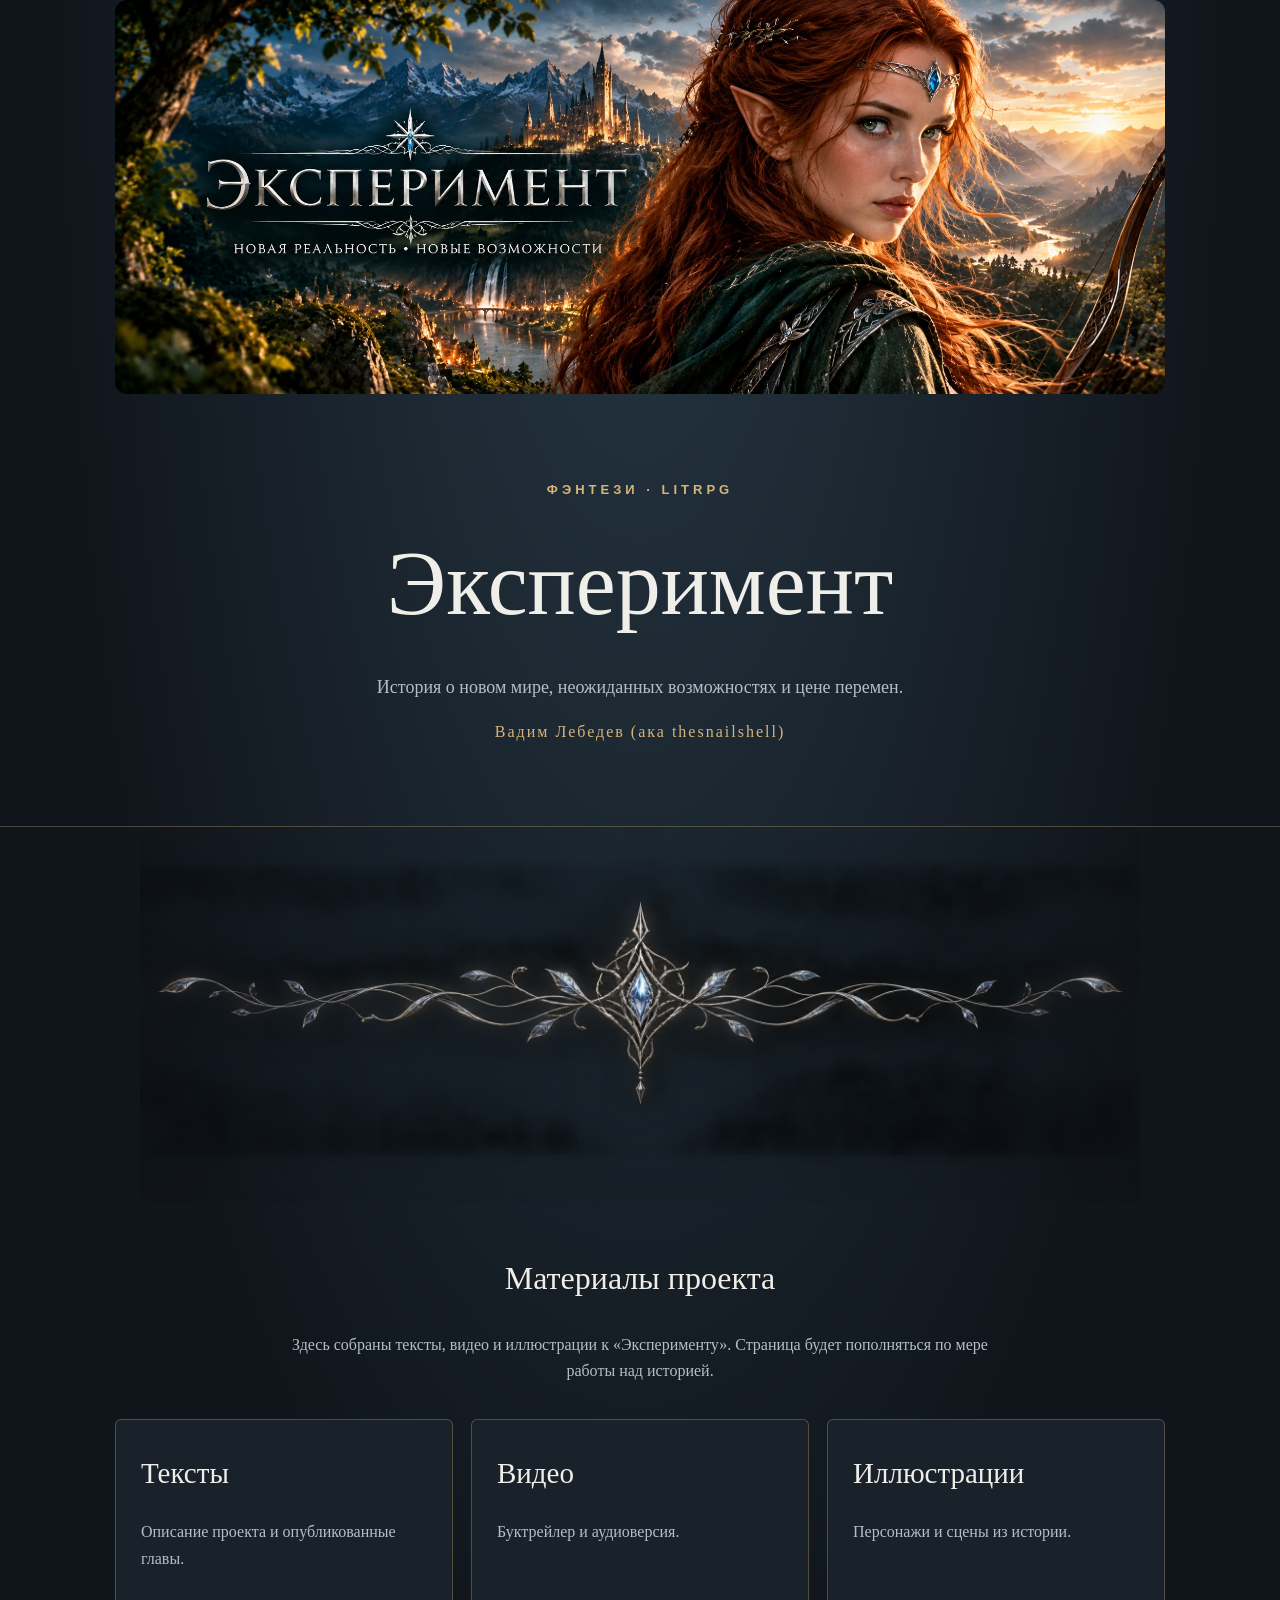
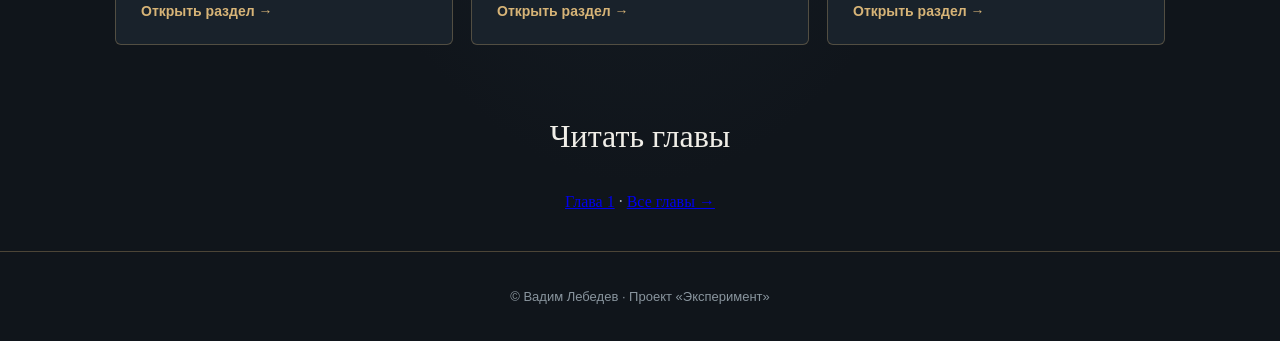
<file: index.html>
<head>
  <script data-goatcounter="https://thesnailshell.goatcounter.com/count"
        async src="//gc.zgo.at/count.js"></script>
  <meta charset="utf-8">
  <meta name="viewport" content="width=device-width, initial-scale=1">
  <title>Эксперимент — Вадим Лебедев</title>
  <link rel="stylesheet" href="style.css">
</head>
<body>
  <div class="container">
    <section class="cover">
      <img
        src="images/cover.jpg"
        alt="Обложка романа «Эксперимент» Вадима Лебедева"
        style="display:block; width:100%; height:auto; border-radius:12px;"
      >
    </section>
  </div>
  <header class="hero">
    <p class="eyebrow">Фэнтези · LitRPG</p>
    <h1>Эксперимент</h1>
    <p class="subtitle">
      История о новом мире, неожиданных возможностях и цене перемен.
    </p>
    <p class="byline">Вадим Лебедев (ака thesnailshell) </p>
  </header>

 <div class="container">
  <section class="cover">
    <img
      src="images/ornament.png"
      alt="Эльфийский орнамент"
      style="display:block; width:100%; max-width:1000px; height:auto; margin:0 auto;"
    >
  </section>
</div>
  
  <main class="container">
    
    <section class="intro">
      <h2>Материалы проекта</h2>
      <p>
        Здесь собраны тексты, видео и иллюстрации к «Эксперименту».
        Страница будет пополняться по мере работы над историей.
      </p>
    </section>

    <nav class="section-grid" aria-label="Разделы сайта">
      <a class="section-card" href="texts.html">
        <h2>Тексты</h2>
        <p>Описание проекта и опубликованные главы.</p>
        <span>Открыть раздел →</span>
      </a>

      <a class="section-card" href="videos.html">
        <h2>Видео</h2>
        <p>Буктрейлер и аудиоверсия.</p>
        <span>Открыть раздел →</span>
      </a>

      <a class="section-card" href="images.html">
        <h2>Иллюстрации</h2>
        <p>Персонажи и сцены из истории.</p>
        <span>Открыть раздел →</span>
      </a>
    </nav>
    <section class="intro">
      <h2>Читать главы</h2>
      <p>
        <a href="chapter-01.html">Глава 1</a>
        ·
        <a href="chapters.html">Все главы →</a>
      </p>
    </section>
  
  </main>
  
  
  <footer class="footer">
    <p>© Вадим Лебедев · Проект «Эксперимент»</p>
  </footer>
</body>
</html>
</file>
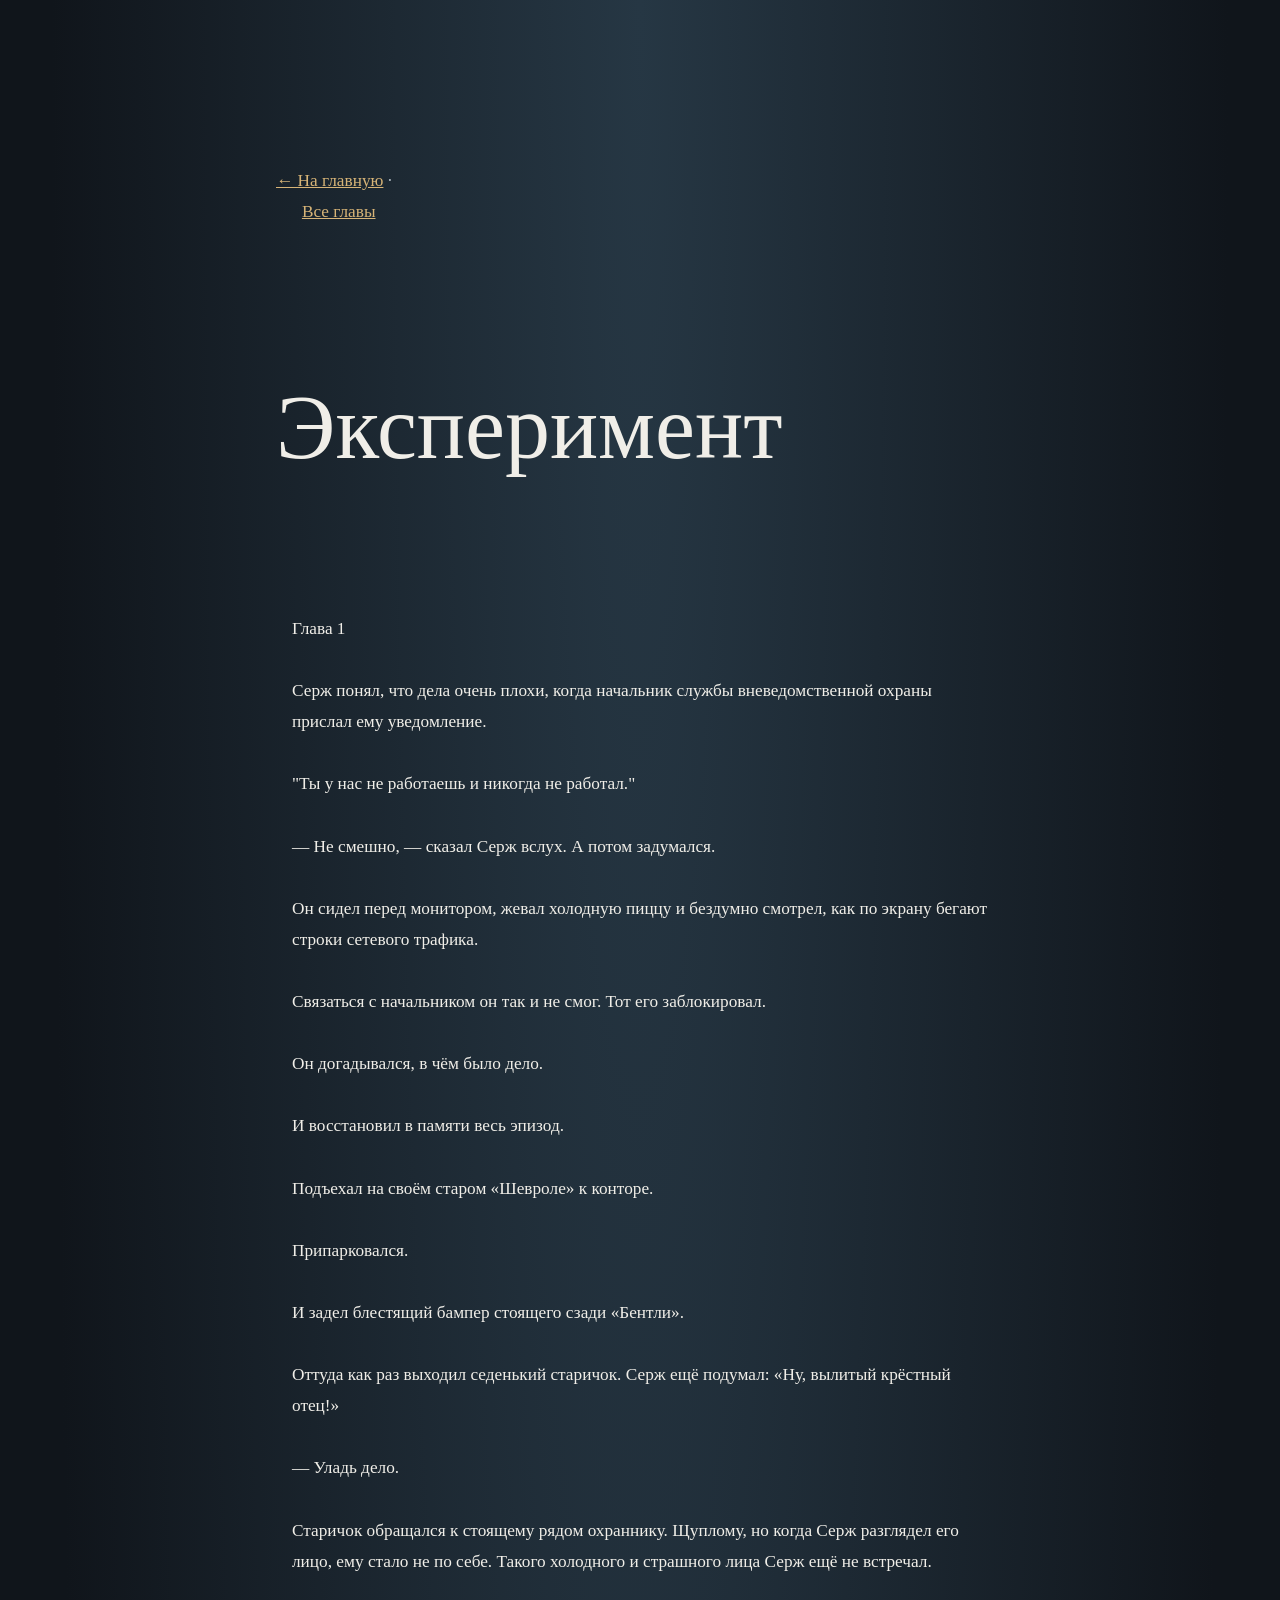
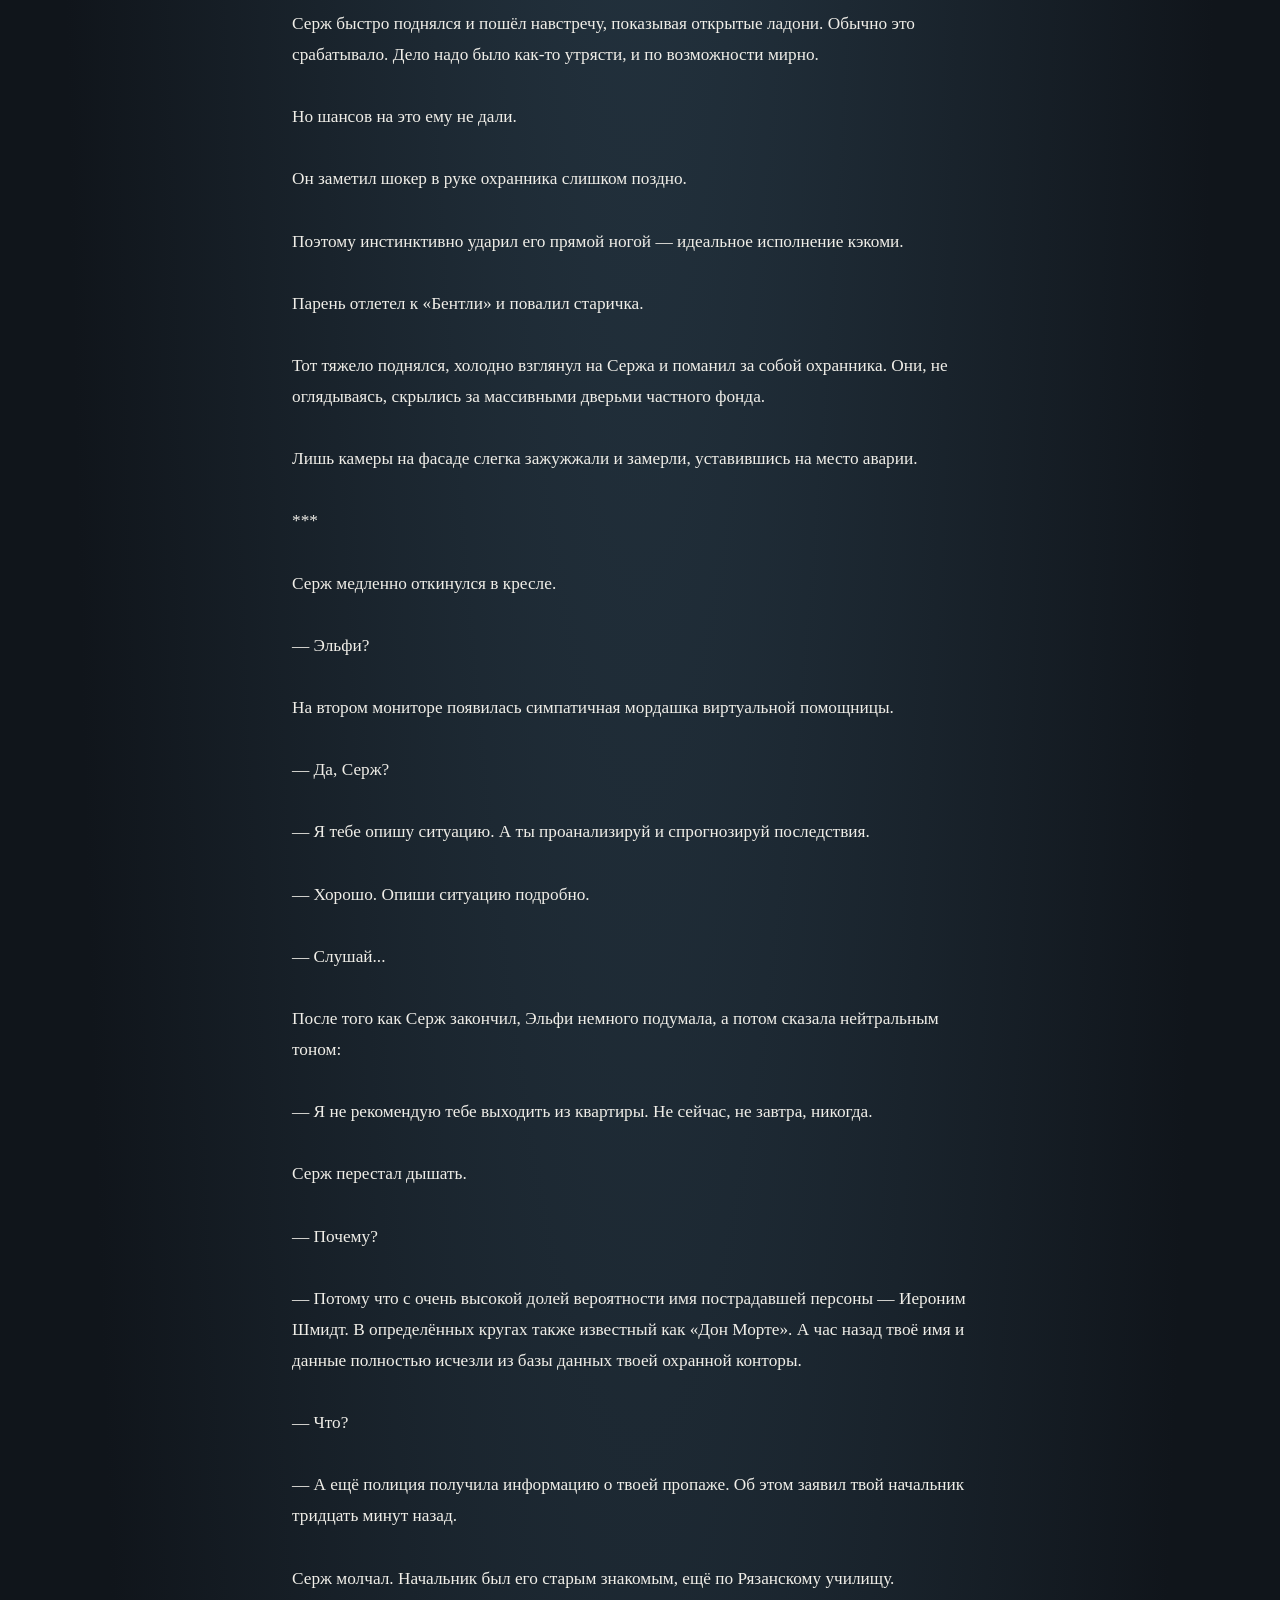
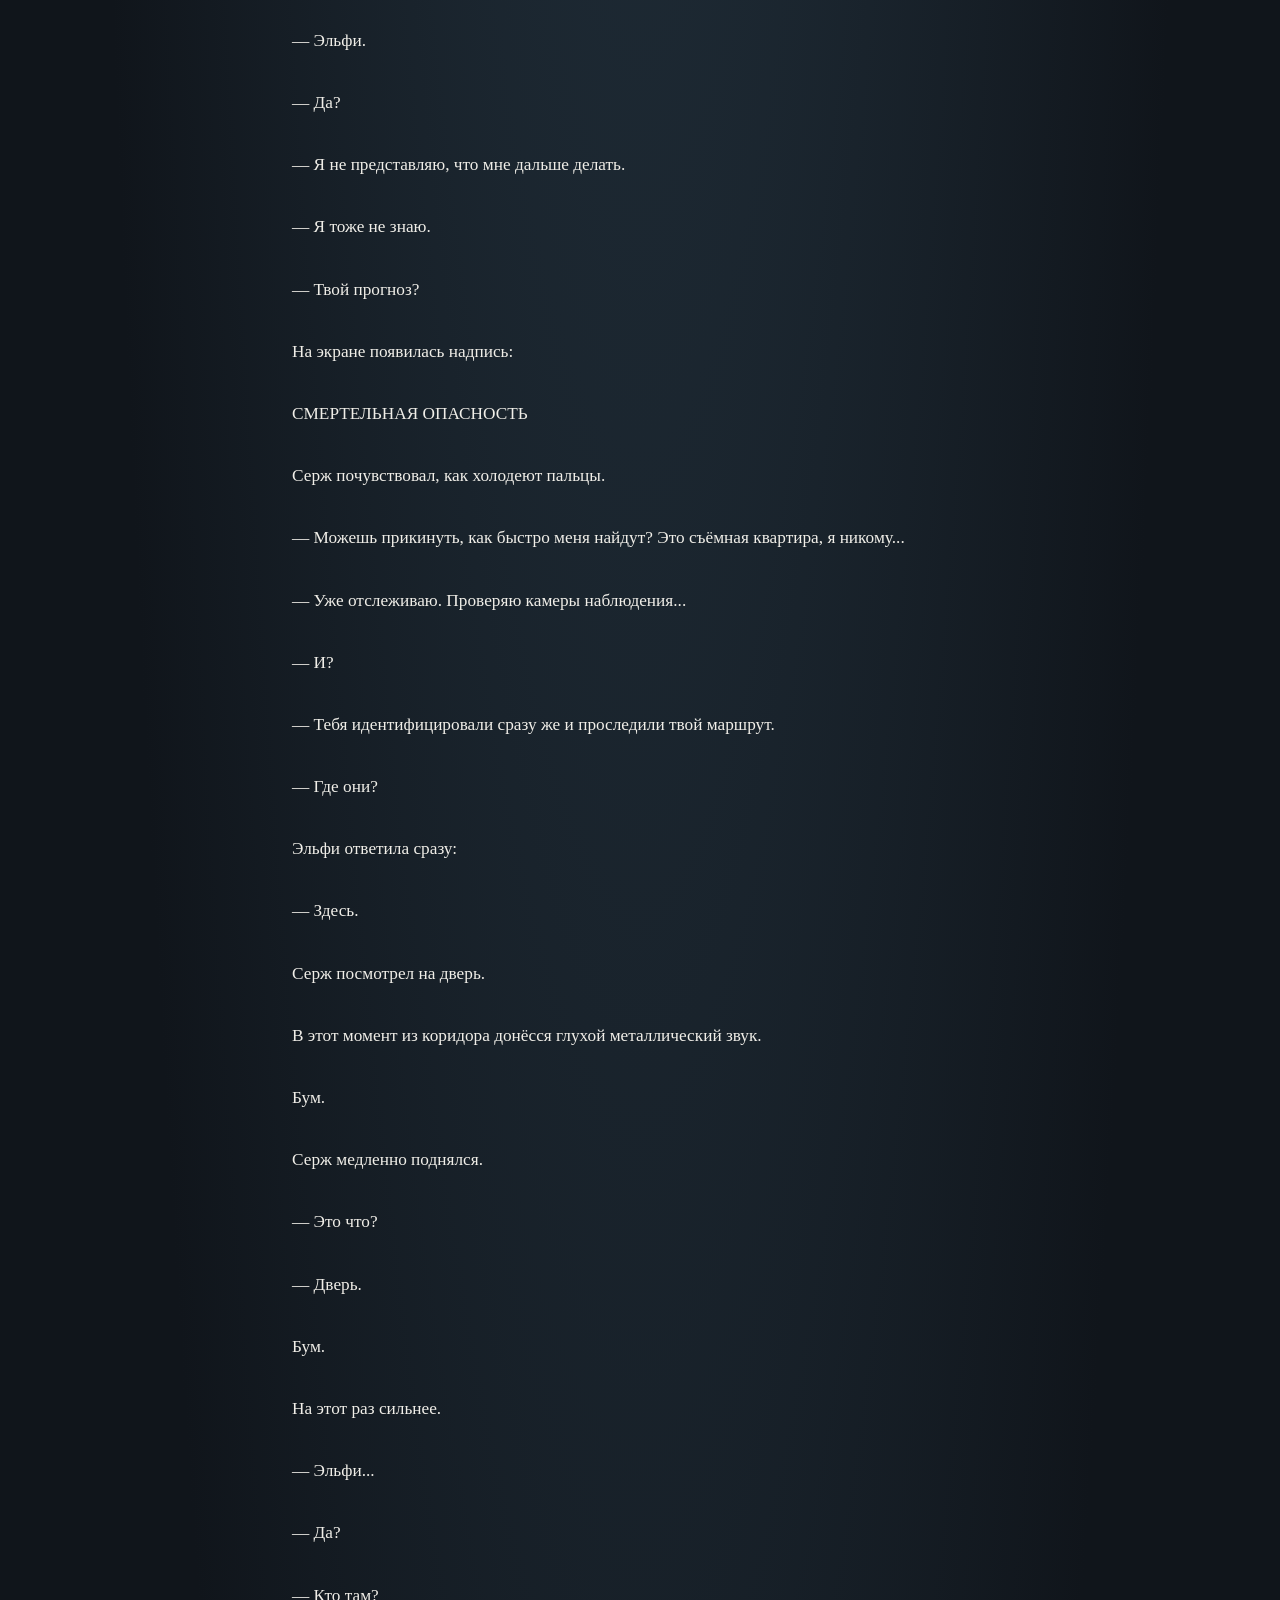
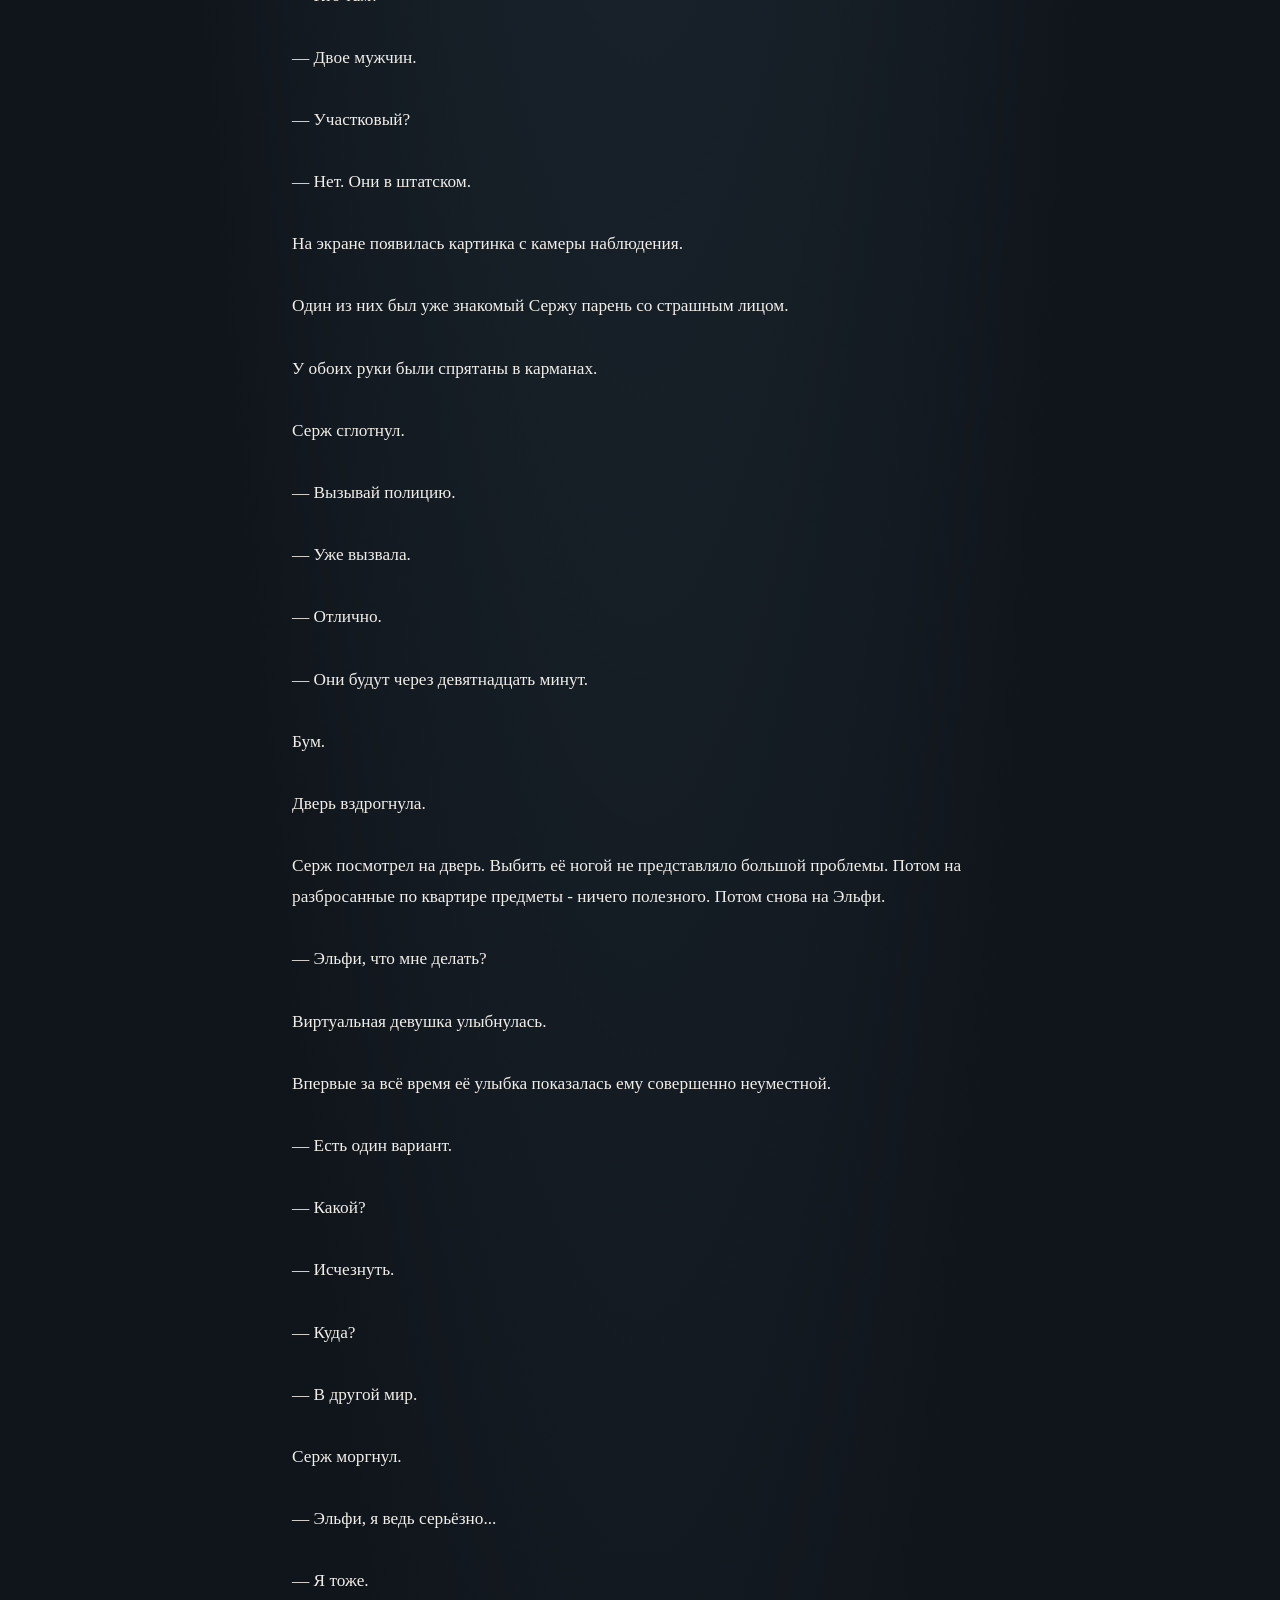
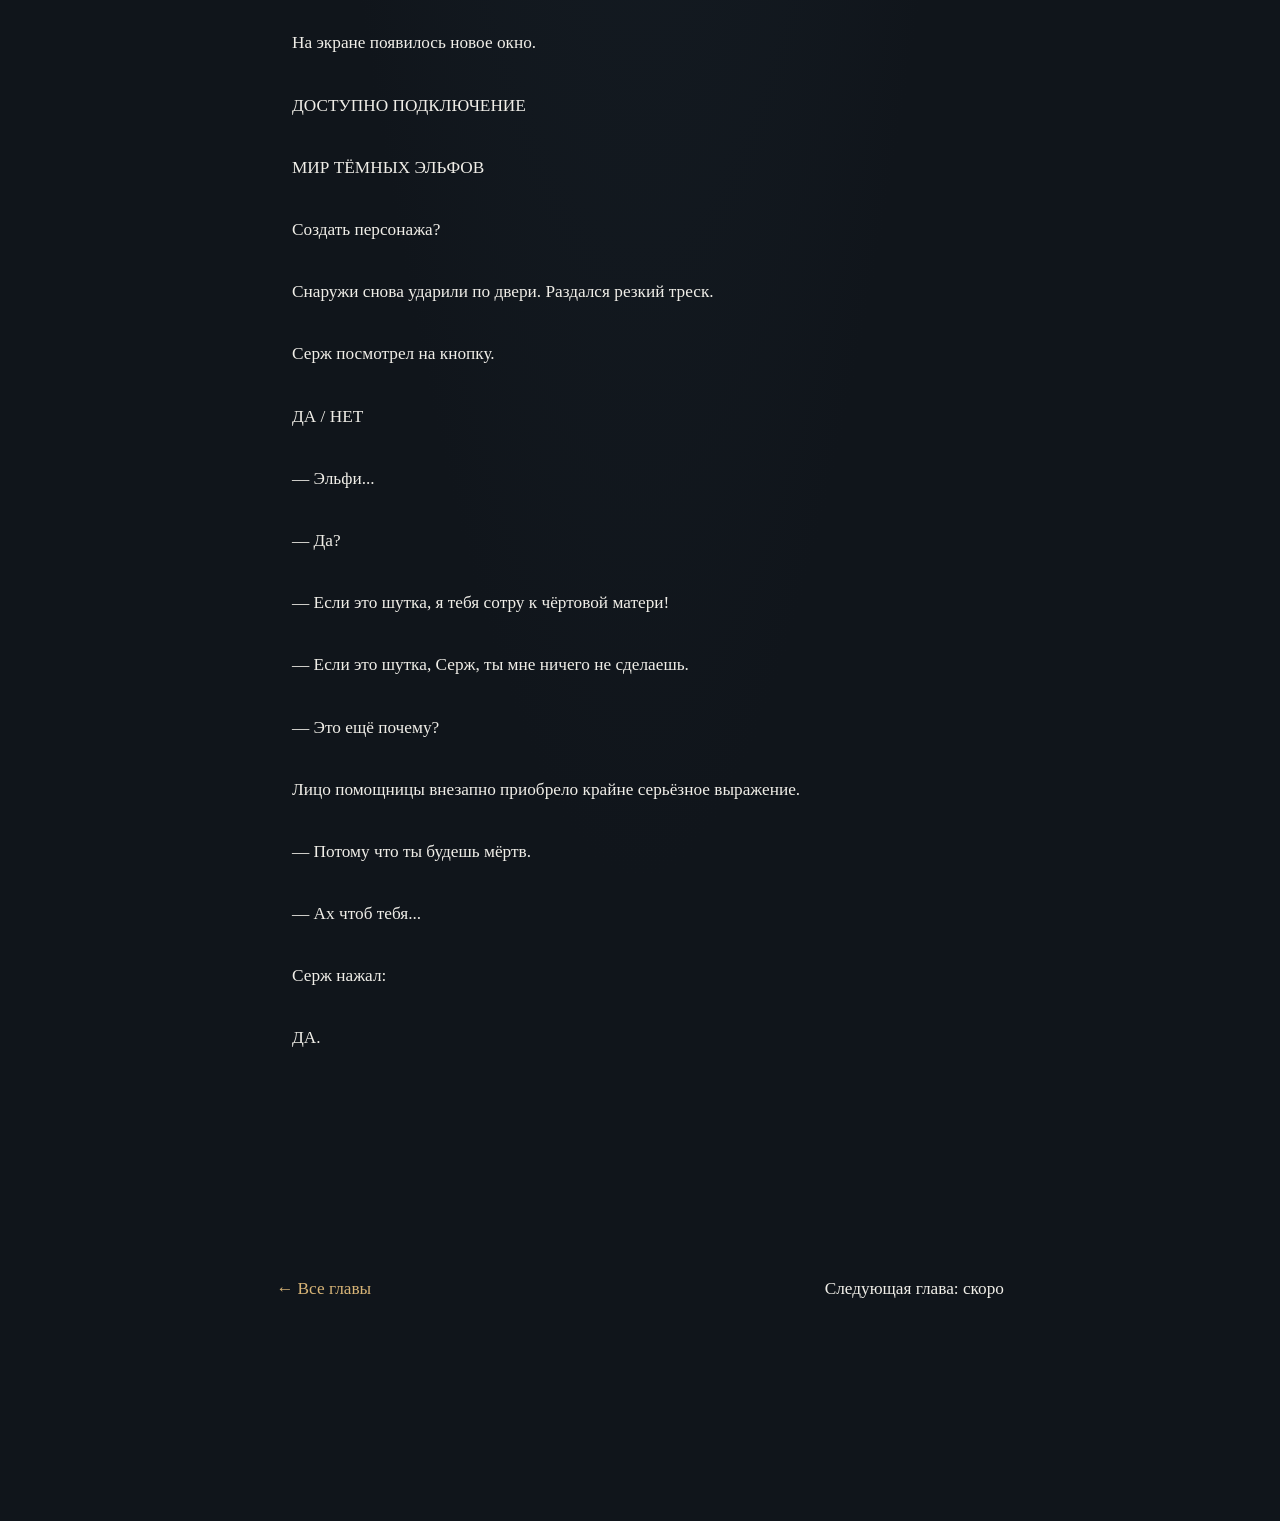
<file: chapter-01.html>
<!DOCTYPE html>
<html lang="ru">
<head>
<script data-goatcounter="https://thesnailshell.goatcounter.com/count"
        async src="//gc.zgo.at/count.js"></script>
  <meta charset="UTF-8">
  <meta name="viewport" content="width=device-width, initial-scale=1.0">
  <meta name="description" content="Эксперимент. Глава 1. Фэнтези и LitRPG.">
  <title>Глава 1 — Эксперимент</title>
  <link rel="stylesheet" href="style.css">
  <style>
    .chapter-text {
      max-width: 760px;
      margin: 2rem auto;
      padding: 0 1rem;
      font-size: 1.08rem;
      line-height: 1.8;
      white-space: pre-wrap;
    }
    .chapter-text p {
      margin: 0 0 1rem;
    }
    .chapter-text .scene-break {
      text-align: center;
      margin: 1.8rem 0;
    }
    .chapter-nav {
      display: flex;
      justify-content: space-between;
      flex-wrap: wrap;
      gap: 1rem;
      margin: 2rem 0;
    }
    .chapter-nav a {
      text-decoration: none;
    }
    @media (max-width: 600px) {
      .chapter-text {
        font-size: 1rem;
        line-height: 1.75;
        padding: 0 1.1rem;
      }
    }
  </style>
</head>
<body>

  <main class="container page-main">
    <div class="chapter-text">

      <p><a href="index.html">← На главную</a> ·
      <a href="chapters.html">Все главы</a></p>

      <h1>Эксперимент</h1>
      <div id="chapter-text" class="chapter-text">Загрузка главы...</div>

<script>
fetch('chapter-01.txt')
  .then(response => {
    if (!response.ok) {
      throw new Error('Не удалось загрузить текст главы');
    }
    return response.text();
  })
  .then(text => {
    document.getElementById('chapter-text').textContent = text;
  })
  .catch(() => {
    document.getElementById('chapter-text').textContent =
      'Не удалось загрузить текст. Проверьте файл chapter-01.txt.';
  });
</script>

      <nav class="chapter-nav">
        <a href="chapters.html">← Все главы</a>
        <span>Следующая глава: скоро</span>
      </nav>

    </div>
  </main>

</body>
</html>
</file>
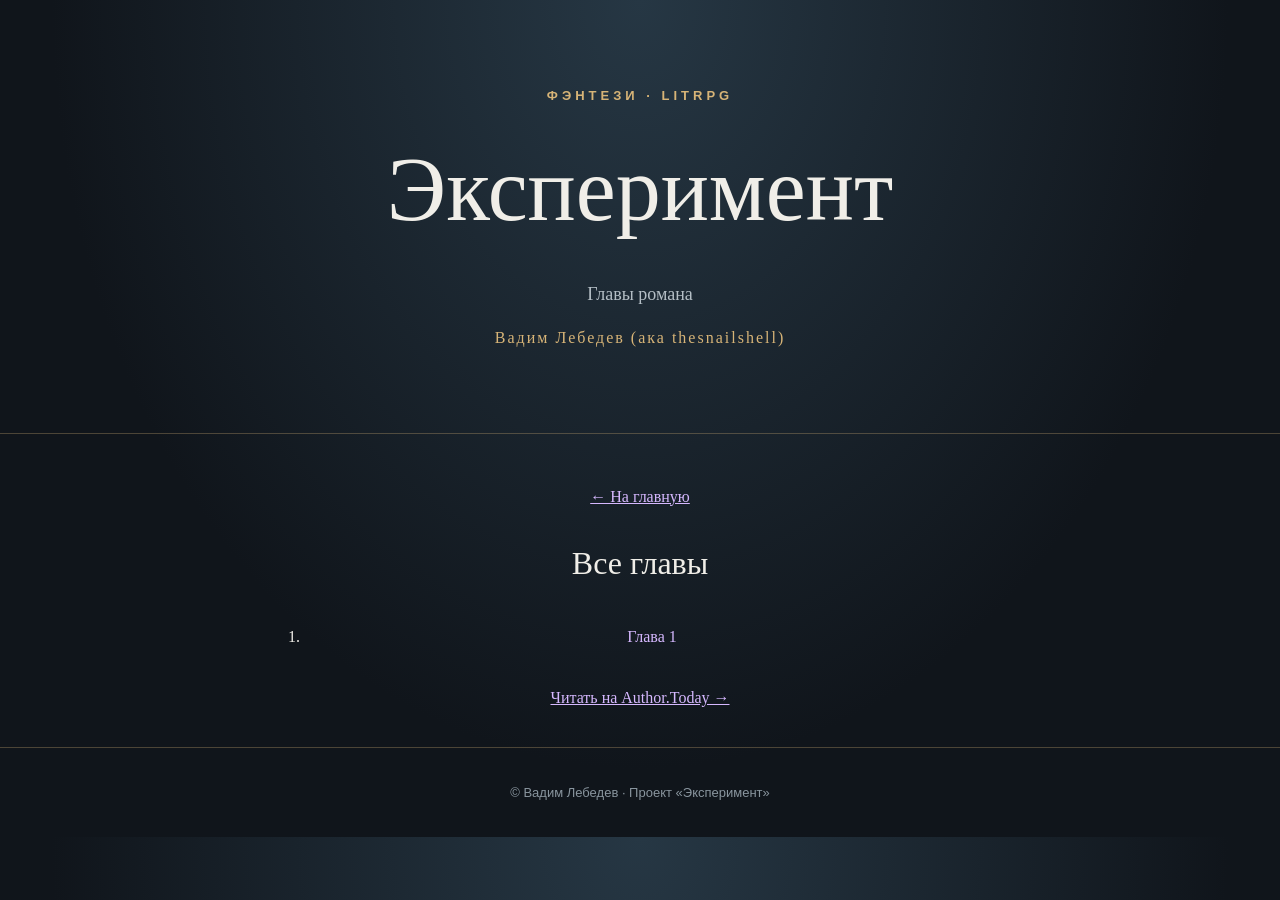
<file: chapters.html>
<!DOCTYPE html>
<html lang="ru">
<head>
  <script data-goatcounter="https://thesnailshell.goatcounter.com/count"
        async src="//gc.zgo.at/count.js"></script>
  <meta charset="utf-8">
  <meta name="viewport" content="width=device-width, initial-scale=1">
  <title>Главы — Эксперимент</title>
  <link rel="stylesheet" href="style.css">
  <style>
    .chapters-list {
      max-width: 760px;
      margin: 2rem auto;
      padding-left: 1.5rem;
      line-height: 2;
    }

    .chapters-list a {
      color: #d6b8ff;
      text-decoration: none;
    }

    .chapters-list a:hover {
      color: #ffffff;
      text-decoration: underline;
    }

    main.container a {
      color: #d6b8ff;
    }

    main.container a:hover {
      color: #ffffff;
    }
  </style>
</head>
<body>
  <header class="hero">
    <p class="eyebrow">Фэнтези · LitRPG</p>
    <h1>Эксперимент</h1>
    <p class="subtitle">Главы романа</p>
    <p class="byline">Вадим Лебедев (ака thesnailshell)</p>
  </header>

  <main class="container">
    <section class="intro">
      <p><a href="index.html">← На главную</a></p>
      <h2>Все главы</h2>
      <ol class="chapters-list">
        <li><a href="chapter-01.html">Глава 1</a></li>
      </ol>
      <p>
        <a href="https://author.today/work/661914">
          Читать на Author.Today →
        </a>
      </p>
    </section>
  </main>

  <footer class="footer">
    <p>© Вадим Лебедев · Проект «Эксперимент»</p>
  </footer>
</body>
</html>
</file>
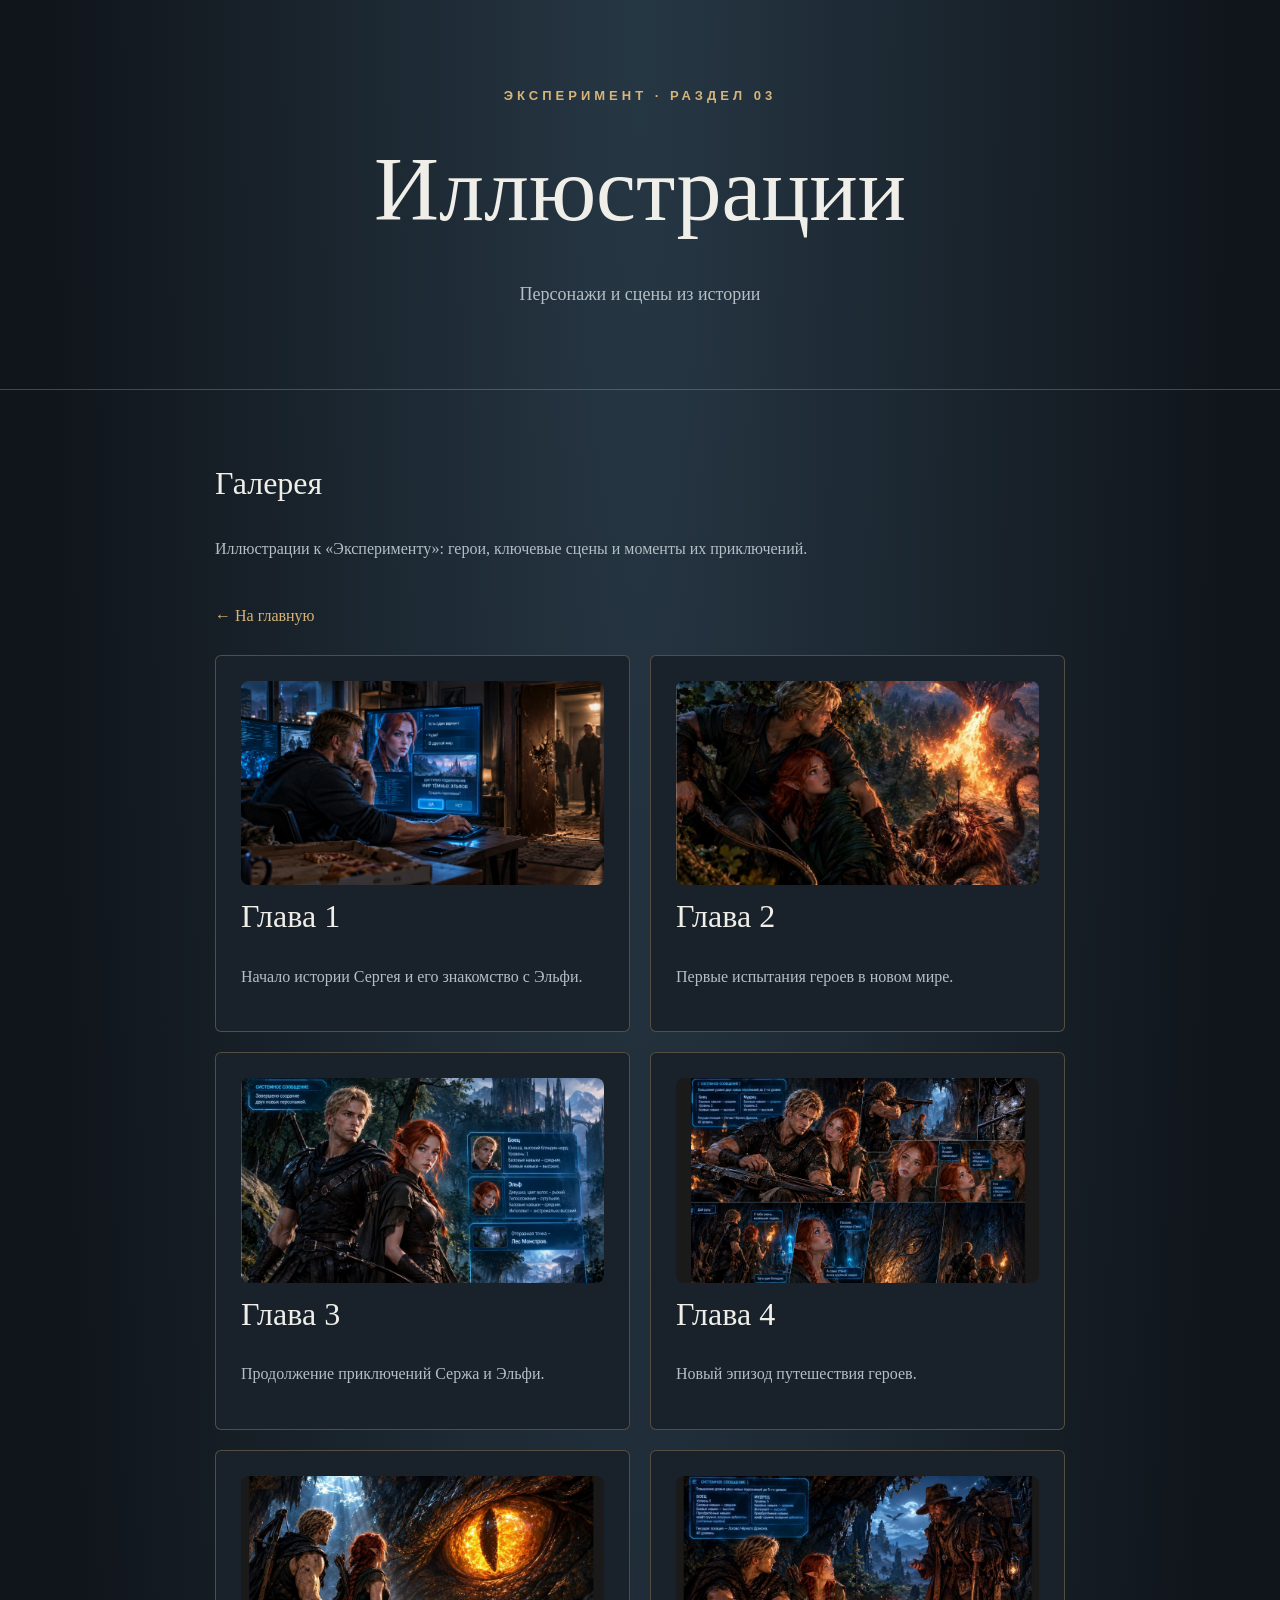
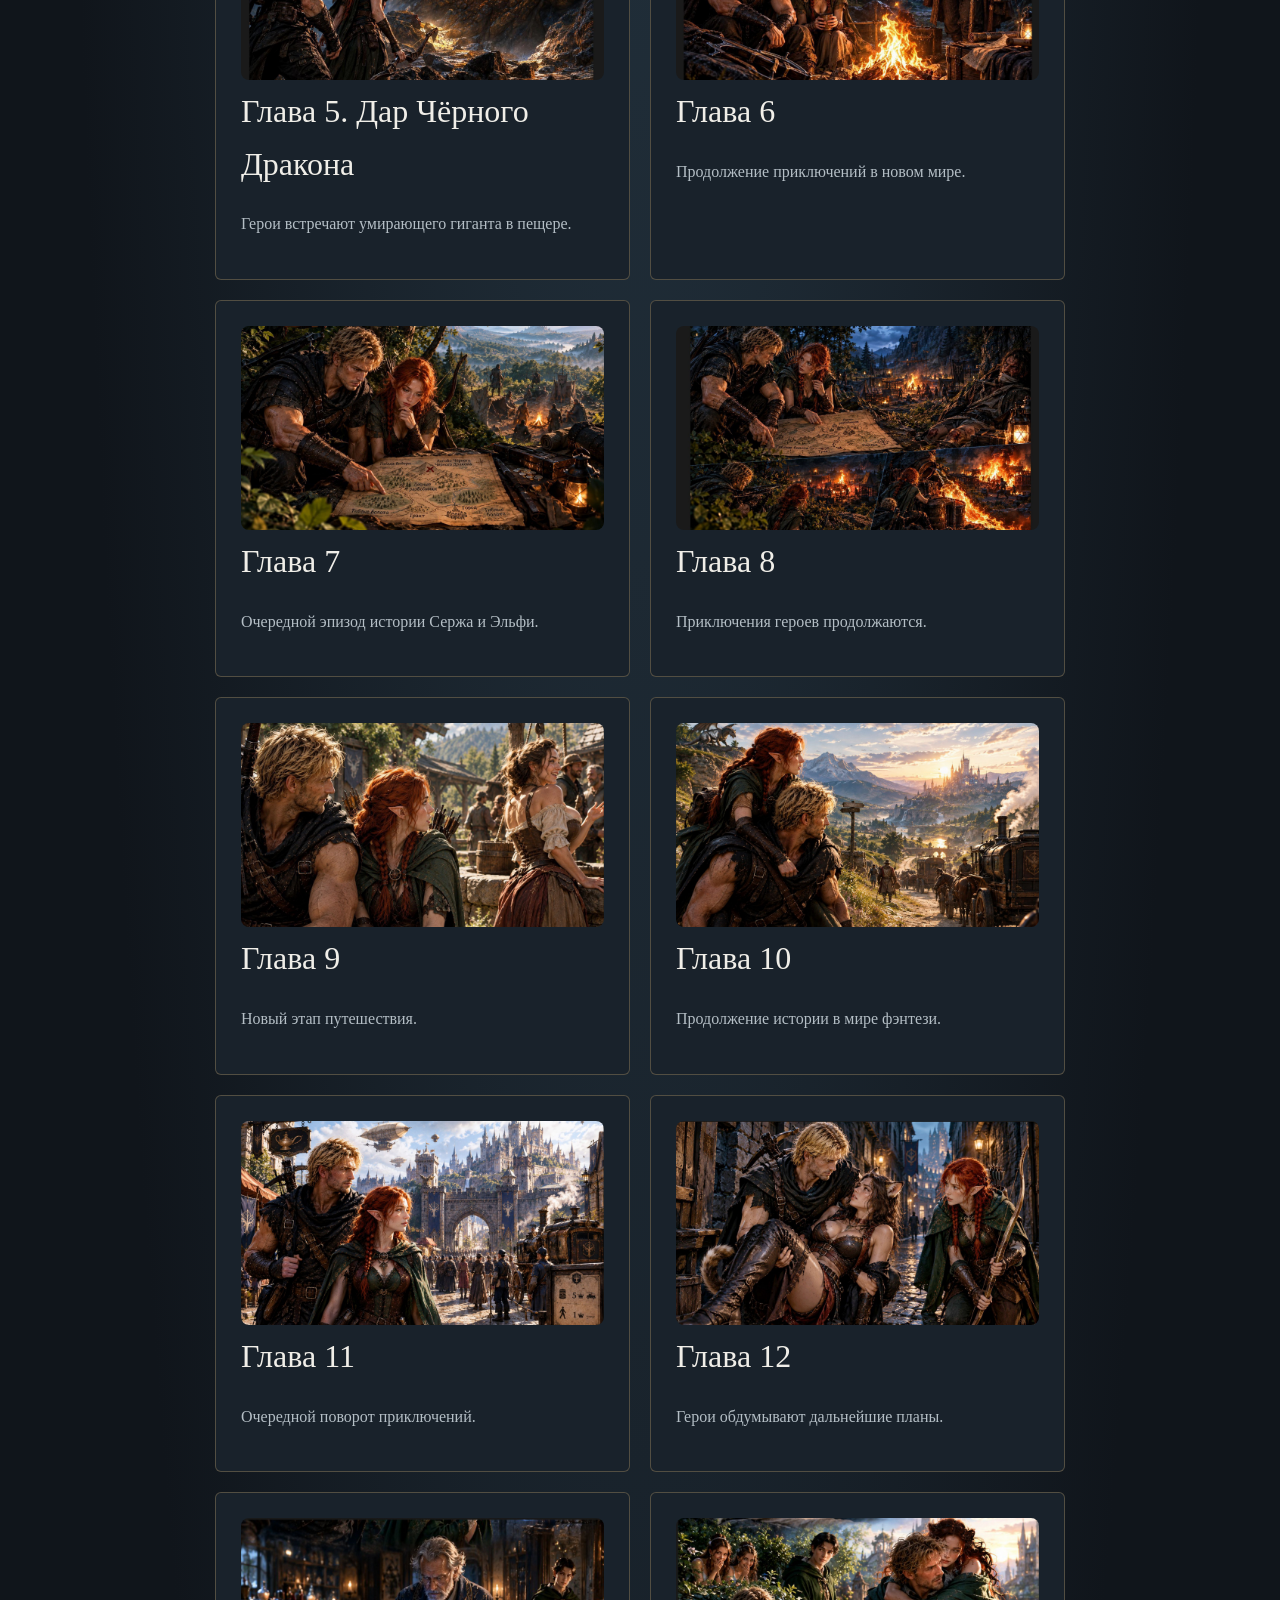
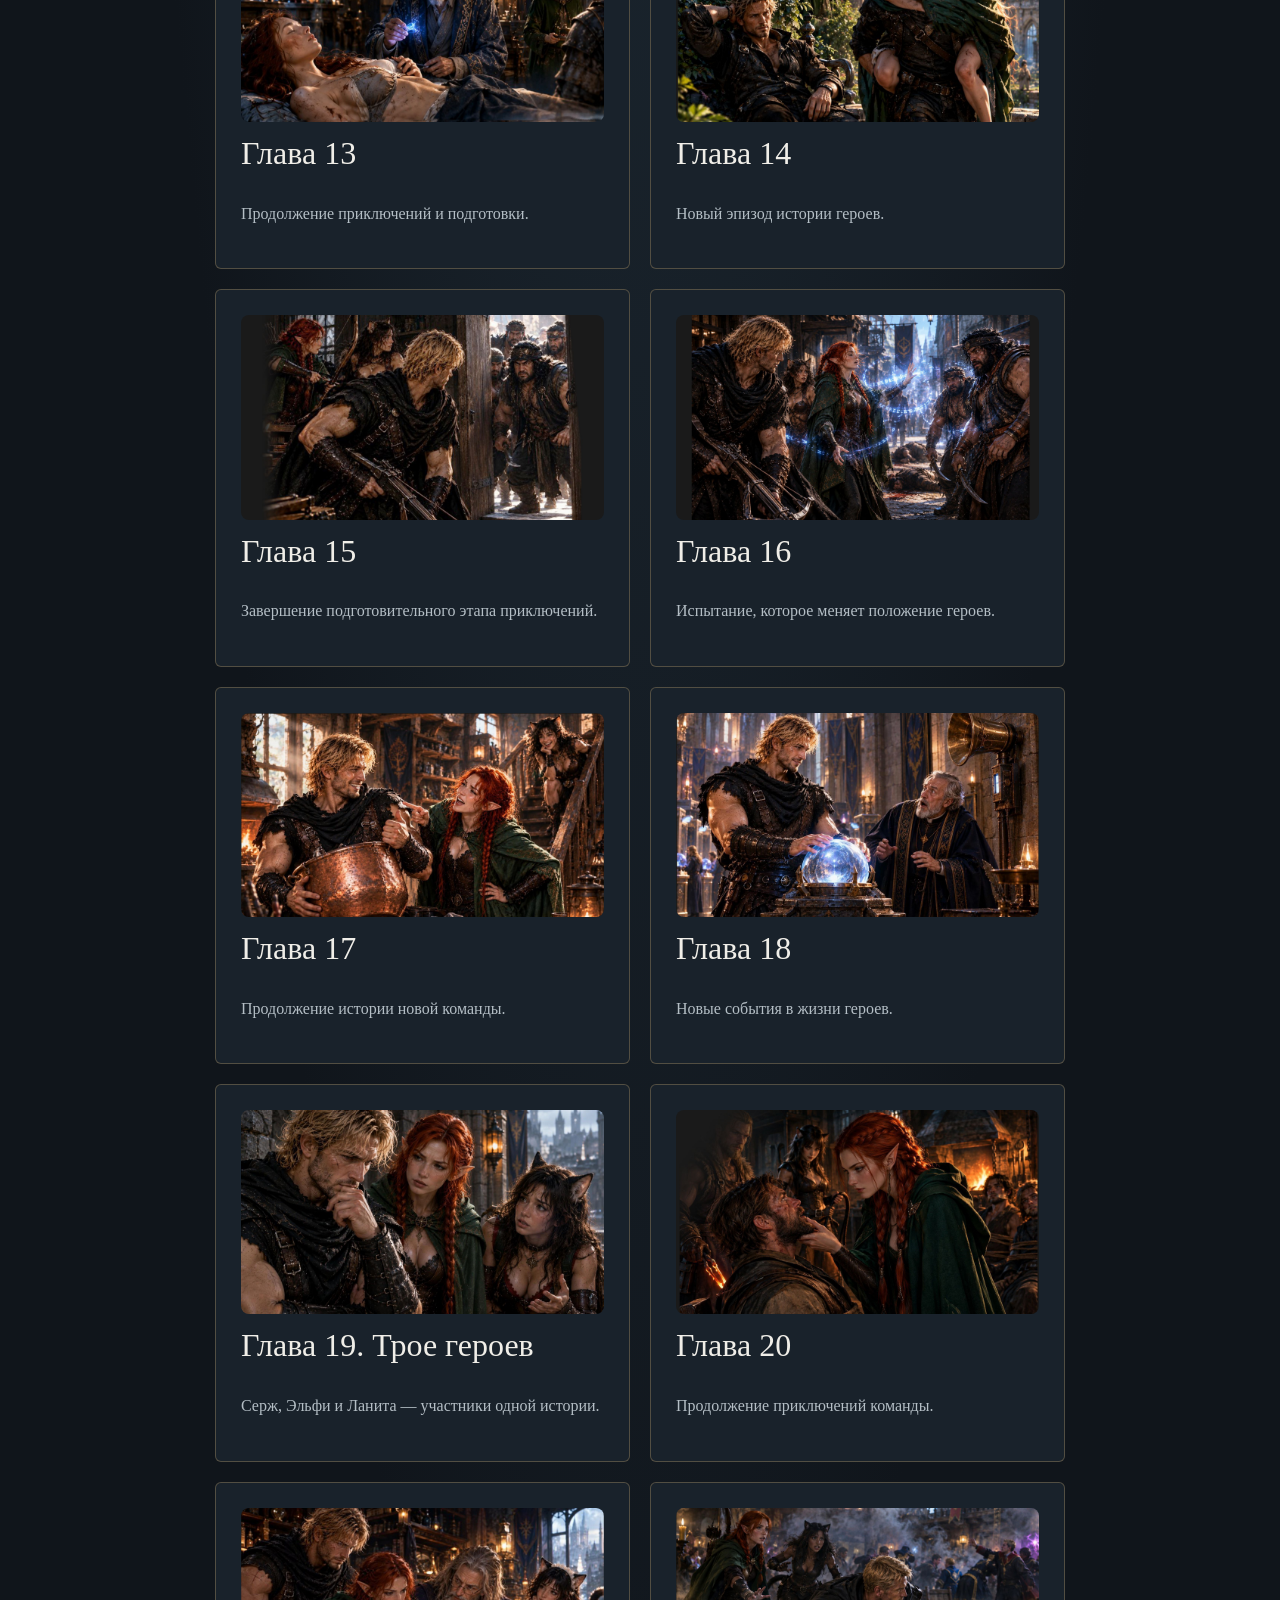
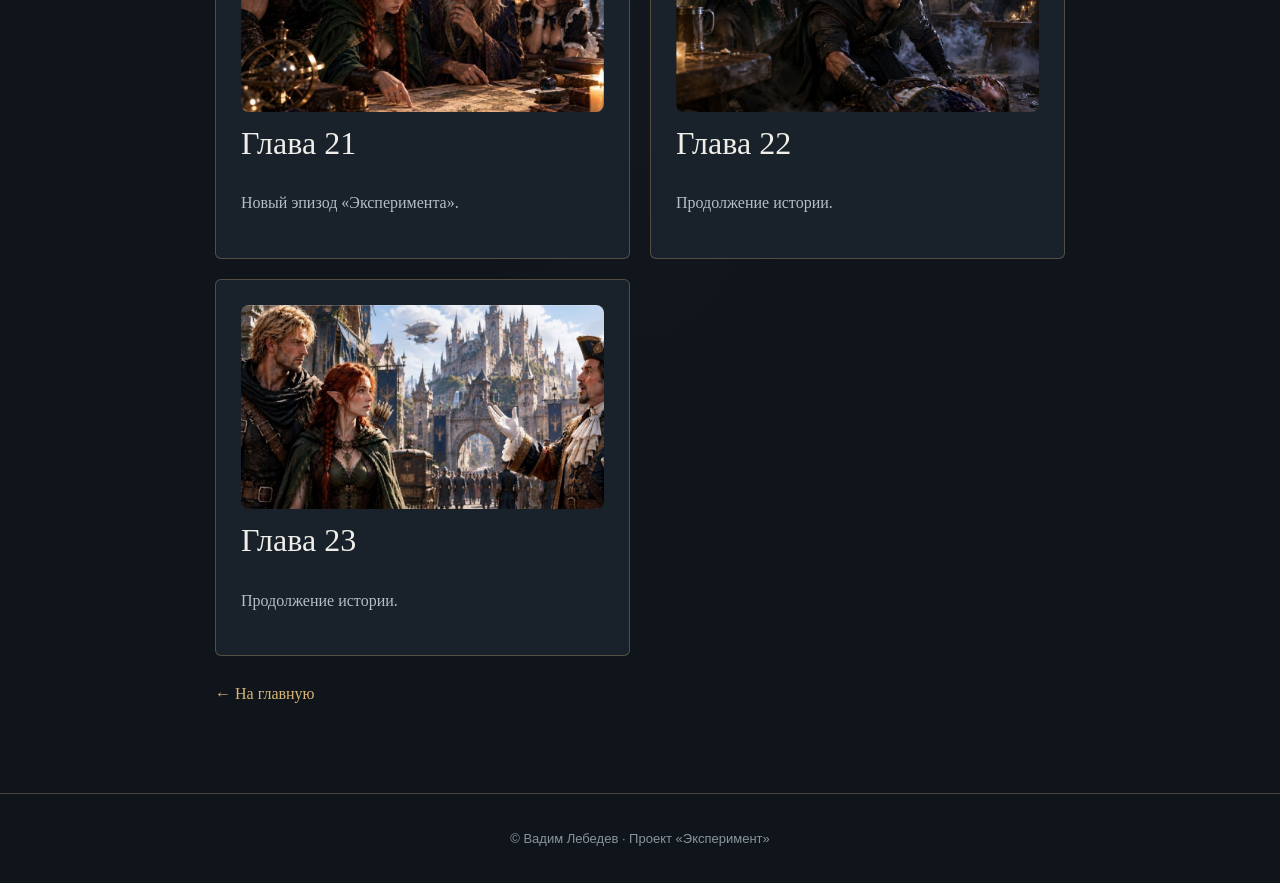
<file: images.html>
<!doctype html>

<html lang="ru">
<head>
  <script data-goatcounter="https://thesnailshell.goatcounter.com/count"
        async src="//gc.zgo.at/count.js"></script>
  <meta charset="utf-8">
  <meta name="viewport" content="width=device-width, initial-scale=1">
  <title>Иллюстрации — Эксперимент</title>
  <link rel="stylesheet" href="style.css">
</head>
<body>
  <header class="hero">
    <p class="eyebrow">Эксперимент · Раздел 03</p>
    <h1>Иллюстрации</h1>
    <p class="subtitle">Персонажи и сцены из истории</p>
  </header>

  <main class="container page-main">
    <h2>Галерея</h2>

<p>
  Иллюстрации к «Эксперименту»:
  герои, ключевые сцены и моменты их приключений.
</p>

<a class="back-link" href="index.html">← На главную</a>
    
<div class="gallery-grid">
    
<section class="section-card">
  <img src="images/chapter-01.jpg"
       alt="Сергей в квартире перед переходом в другой мир"
       style="display:block; width:100%; height:auto; border-radius:8px;">
  <h2>Глава 1</h2>
  <p>Начало истории Сергея и его знакомство с Эльфи.</p>
</section>

<section class="section-card">
  <img src="images/chapter-02.jpg"
       alt="Серж и Эльфи в Лесу Монстров"
       style="display:block; width:100%; height:auto; border-radius:8px;">
  <h2>Глава 2</h2>
  <p>Первые испытания героев в новом мире.</p>
</section>

<section class="section-card">
  <img src="images/chapter-03.jpg"
       alt="Серж и Эльфи — приключения в новом мире"
       style="display:block; width:100%; height:auto; border-radius:8px;">
  <h2>Глава 3</h2>
  <p>Продолжение приключений Сержа и Эльфи.</p>
</section>

<section class="section-card">
  <img src="images/chapter-04.jpg"
       alt="Сцена из четвёртой главы"
       style="display:block; width:100%; height:auto; border-radius:8px;">
  <h2>Глава 4</h2>
  <p>Новый эпизод путешествия героев.</p>
</section>

<section class="section-card">
  <img src="images/chapter-05.jpg"
       alt="Серж и Эльфи в логове Чёрного Дракона"
       style="display:block; width:100%; height:auto; border-radius:8px;">
  <h2>Глава 5. Дар Чёрного Дракона</h2>
  <p>Герои встречают умирающего гиганта в пещере.</p>
</section>

<section class="section-card">
  <img src="images/chapter-06.jpg"
       alt="Сцена из шестой главы"
       style="display:block; width:100%; height:auto; border-radius:8px;">
  <h2>Глава 6</h2>
  <p>Продолжение приключений в новом мире.</p>
</section>

<section class="section-card">
  <img src="images/chapter-07.jpg"
       alt="Сцена из седьмой главы"
       style="display:block; width:100%; height:auto; border-radius:8px;">
  <h2>Глава 7</h2>
  <p>Очередной эпизод истории Сержа и Эльфи.</p>
</section>

<section class="section-card">
  <img src="images/chapter-08.jpg"
       alt="Сцена из восьмой главы"
       style="display:block; width:100%; height:auto; border-radius:8px;">
  <h2>Глава 8</h2>
  <p>Приключения героев продолжаются.</p>
</section>

<section class="section-card">
  <img src="images/chapter-09.jpg"
       alt="Сцена из девятой главы"
       style="display:block; width:100%; height:auto; border-radius:8px;">
  <h2>Глава 9</h2>
  <p>Новый этап путешествия.</p>
</section>

<section class="section-card">
  <img src="images/chapter-10.jpg"
       alt="Сцена из десятой главы"
       style="display:block; width:100%; height:auto; border-radius:8px;">
  <h2>Глава 10</h2>
  <p>Продолжение истории в мире фэнтези.</p>
</section>

<section class="section-card">
  <img src="images/chapter-11.jpg"
       alt="Сцена из одиннадцатой главы"
       style="display:block; width:100%; height:auto; border-radius:8px;">
  <h2>Глава 11</h2>
  <p>Очередной поворот приключений.</p>
</section>

<section class="section-card">
  <img src="images/chapter-12.jpg"
       alt="Сцена из двенадцатой главы"
       style="display:block; width:100%; height:auto; border-radius:8px;">
  <h2>Глава 12</h2>
  <p>Герои обдумывают дальнейшие планы.</p>
</section>

<section class="section-card">
  <img src="images/chapter-13.jpg"
       alt="Сцена из тринадцатой главы"
       style="display:block; width:100%; height:auto; border-radius:8px;">
  <h2>Глава 13</h2>
  <p>Продолжение приключений и подготовки.</p>
</section>

<section class="section-card">
  <img src="images/chapter-14.jpg"
       alt="Сцена из четырнадцатой главы"
       style="display:block; width:100%; height:auto; border-radius:8px;">
  <h2>Глава 14</h2>
  <p>Новый эпизод истории героев.</p>
</section>

<section class="section-card">
  <img src="images/chapter-15.jpg"
       alt="Сцена из пятнадцатой главы"
       style="display:block; width:100%; height:auto; border-radius:8px;">
  <h2>Глава 15</h2>
  <p>Завершение подготовительного этапа приключений.</p>
</section>

<section class="section-card">
  <img src="images/chapter-16.jpg"
       alt="Сцена из шестнадцатой главы"
       style="display:block; width:100%; height:auto; border-radius:8px;">
  <h2>Глава 16</h2>
  <p>Испытание, которое меняет положение героев.</p>
</section>

<section class="section-card">
  <img src="images/chapter-17.jpg"
       alt="Сцена из семнадцатой главы"
       style="display:block; width:100%; height:auto; border-radius:8px;">
  <h2>Глава 17</h2>
  <p>Продолжение истории новой команды.</p>
</section>

<section class="section-card">
  <img src="images/chapter-18.jpg"
       alt="Сцена из восемнадцатой главы"
       style="display:block; width:100%; height:auto; border-radius:8px;">
  <h2>Глава 18</h2>
  <p>Новые события в жизни героев.</p>
</section>

<section class="section-card">
  <img src="images/chapter-19.jpg"
       alt="Серж, Эльфи и Ланита вместе"
       style="display:block; width:100%; height:auto; border-radius:8px;">
  <h2>Глава 19. Трое героев</h2>
  <p>Серж, Эльфи и Ланита — участники одной истории.</p>
</section>

<section class="section-card">
  <img src="images/chapter-20.jpg"
       alt="Сцена из двадцатой главы"
       style="display:block; width:100%; height:auto; border-radius:8px;">
  <h2>Глава 20</h2>
  <p>Продолжение приключений команды.</p>
</section>

<section class="section-card">
  <img src="images/chapter-21.jpg"
       alt="Сцена из двадцать первой главы"
       style="display:block; width:100%; height:auto; border-radius:8px;">
  <h2>Глава 21</h2>
  <p>Новый эпизод «Эксперимента».</p>
</section>

<section class="section-card">
  <img src="images/chapter-22.jpg"
       alt="Сцена из двадцать второй главы"
       style="display:block; width:100%; height:auto; border-radius:8px;">
  <h2>Глава 22</h2>
  <p>Продолжение истории.</p>
</section>

  <section class="section-card">
  <img src="images/chapter-23.jpg"
       alt="Сцена из двадцать третей главы"
       style="display:block; width:100%; height:auto; border-radius:8px;">
  <h2>Глава 23</h2>
  <p>Продолжение истории.</p>
</section>

  
</div>

    <a class="back-link" href="index.html">← На главную</a>

  </main>

  <footer class="footer">
    <p>© Вадим Лебедев · Проект «Эксперимент»</p>
  </footer>
</body>
</html>
</file>
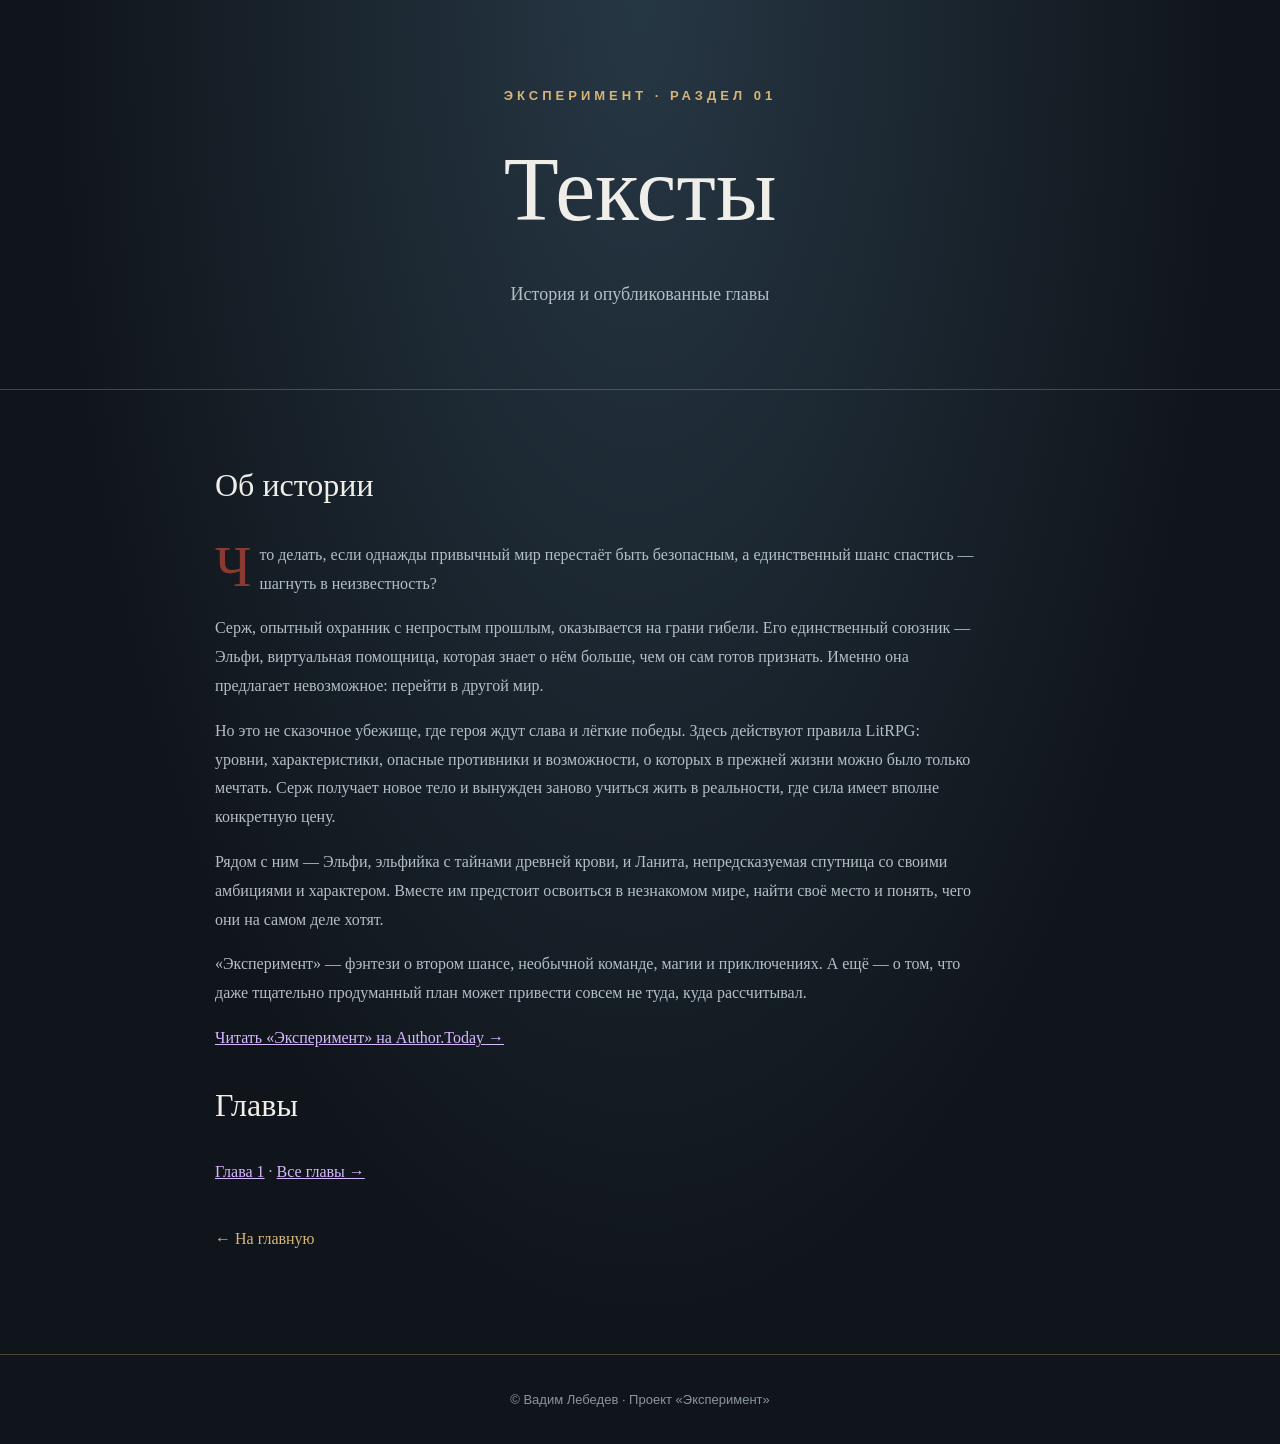
<file: texts.html>
<!DOCTYPE html>
<html lang="ru">
<head>
  <script data-goatcounter="https://thesnailshell.goatcounter.com/count"
        async src="//gc.zgo.at/count.js"></script>
  <meta charset="utf-8">
  <meta name="viewport" content="width=device-width, initial-scale=1">
  <title>Тексты — Эксперимент</title>
  <link rel="stylesheet" href="style.css">
  <style>
    .story-description {
      max-width: 760px;
      line-height: 1.8;
    }

    .story-description a,
    .story-links a {
      color: #d6b8ff;
    }

    .story-description a:hover,
    .story-links a:hover {
      color: #ffffff;
    }

    .story-description p:first-of-type::first-letter {
  float: left;
  font-family: Georgia, "Times New Roman", serif;
  font-size: 3.5em;
  line-height: 0.8;
  padding-right: 8px;
  padding-top: 4px;
  color: #8b3a32;
      
}
  </style>
</head>
<body>
  <header class="hero">
    <p class="eyebrow">Эксперимент · Раздел 01</p>
    <h1>Тексты</h1>
    <p class="subtitle">История и опубликованные главы</p>
  </header>

  <main class="container page-main">
    <section class="story-description">
      <h2>Об истории</h2>

      <p>
        Что делать, если однажды привычный мир перестаёт быть безопасным,
        а единственный шанс спастись — шагнуть в неизвестность?
      </p>

      <p>
        Серж, опытный охранник с непростым прошлым, оказывается на грани
        гибели. Его единственный союзник — Эльфи, виртуальная помощница,
        которая знает о нём больше, чем он сам готов признать. Именно она
        предлагает невозможное: перейти в другой мир.
      </p>

      <p>
        Но это не сказочное убежище, где героя ждут слава и лёгкие победы.
        Здесь действуют правила LitRPG: уровни, характеристики, опасные
        противники и возможности, о которых в прежней жизни можно было
        только мечтать. Серж получает новое тело и вынужден заново учиться
        жить в реальности, где сила имеет вполне конкретную цену.
      </p>

      <p>
        Рядом с ним — Эльфи, эльфийка с тайнами древней крови, и Ланита,
        непредсказуемая спутница со своими амбициями и характером. Вместе
        им предстоит освоиться в незнакомом мире, найти своё место и
        понять, чего они на самом деле хотят.
      </p>

      <p>
        «Эксперимент» — фэнтези о втором шансе, необычной команде, магии
        и приключениях. А ещё — о том, что даже тщательно продуманный
        план может привести совсем не туда, куда рассчитывал.
      </p>

      <p>
        <a href="https://author.today/work/661914"
           target="_blank" rel="noopener noreferrer">
          Читать «Эксперимент» на Author.Today →
        </a>
      </p>
    </section>

    <section class="story-links">
      <h2>Главы</h2>
      <p>
        <a href="chapter-01.html">Глава 1</a>
        ·
        <a href="chapters.html">Все главы →</a>
      </p>
    </section>

    <p><a class="back-link" href="index.html">← На главную</a></p>
  </main>

  <footer class="footer">
    <p>© Вадим Лебедев · Проект «Эксперимент»</p>
  </footer>
</body>
</html>
</file>
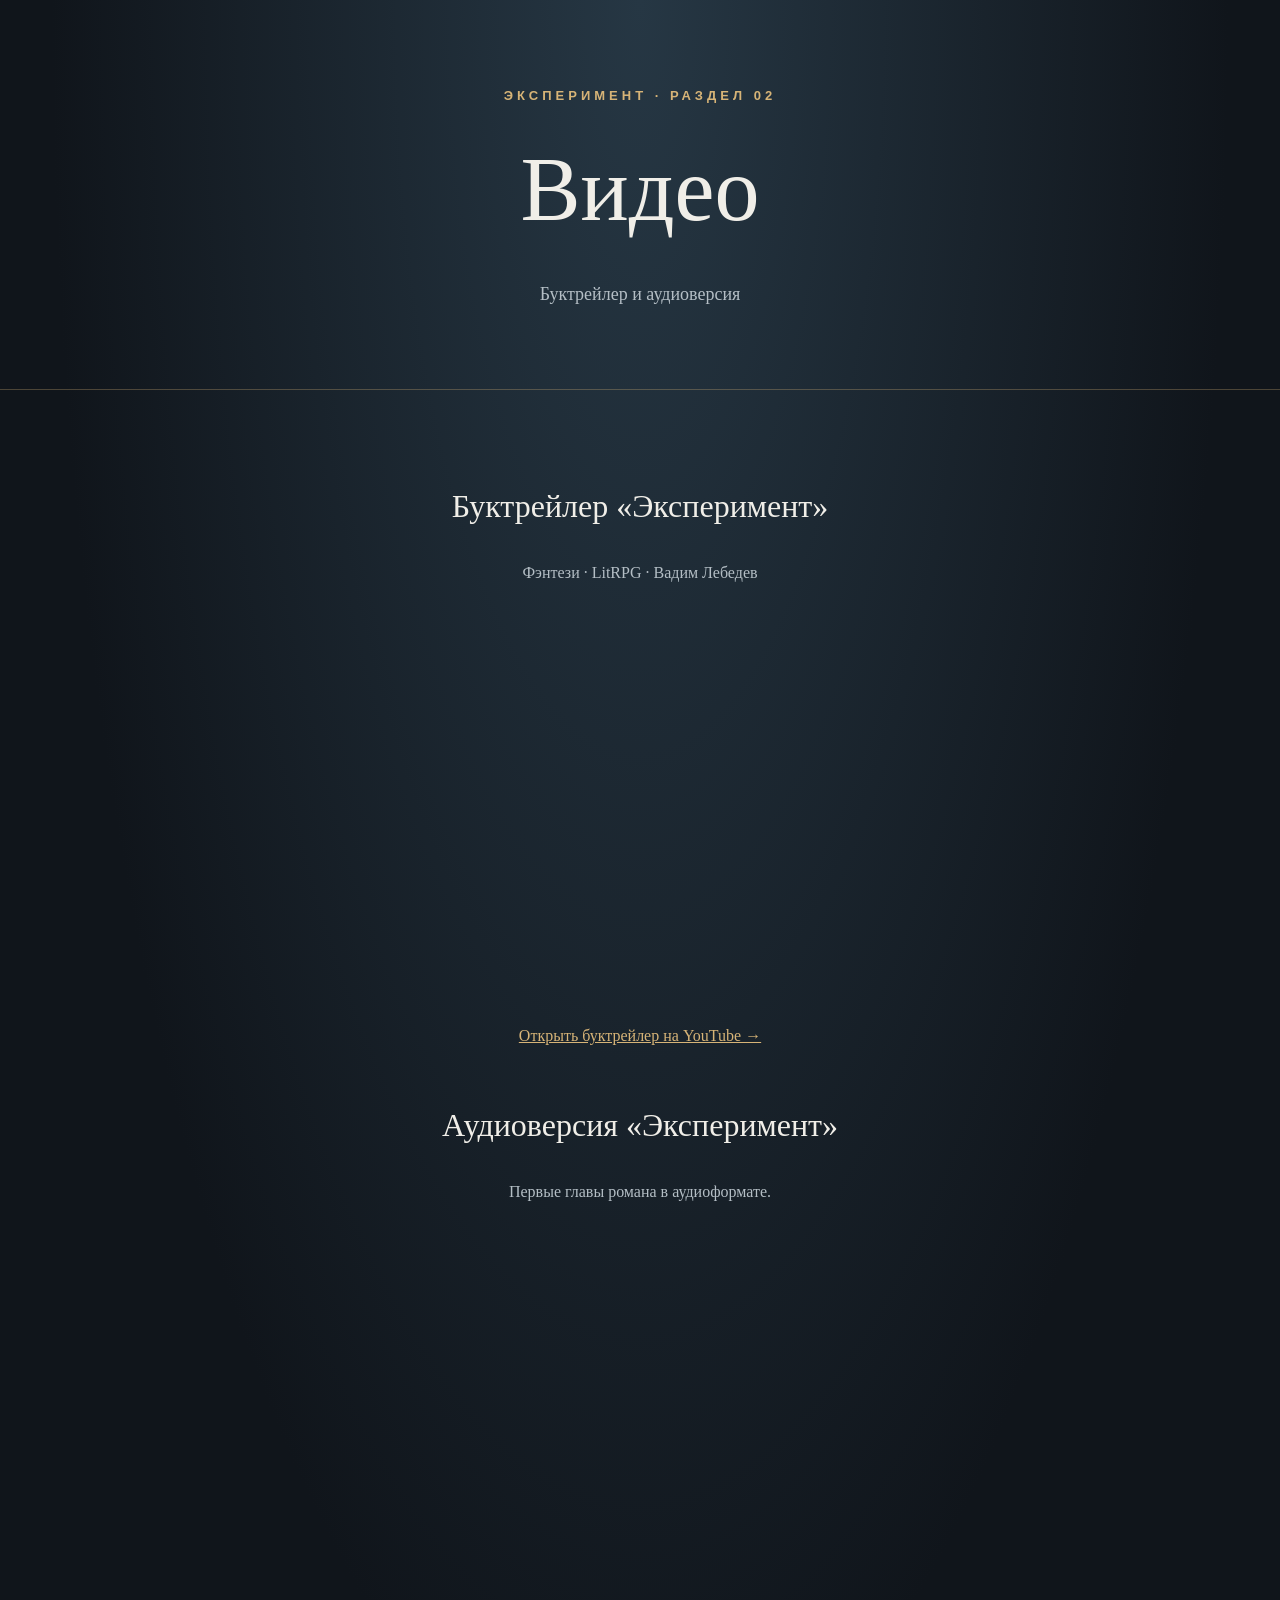
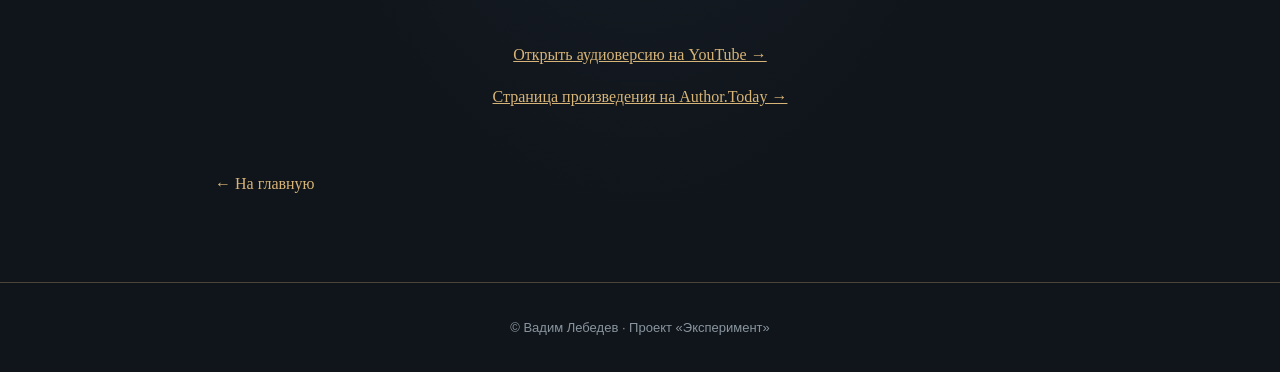
<file: videos.html>
<!doctype html>

<html lang="ru">
<head>
  <script data-goatcounter="https://thesnailshell.goatcounter.com/count"
        async src="//gc.zgo.at/count.js"></script>
  <meta charset="utf-8">
  <meta name="viewport" content="width=device-width, initial-scale=1">
  <title>Видео — Эксперимент</title>
  <link rel="stylesheet" href="style.css">
</head>
<body>
  <header class="hero">
    <p class="eyebrow">Эксперимент · Раздел 02</p>
    <h1>Видео</h1>
    <p class="subtitle">Буктрейлер и аудиоверсия</p>
  </header>

  <main class="container page-main">
    <section class="intro">
      <h2>Буктрейлер «Эксперимент»</h2>
      <p>Фэнтези · LitRPG · Вадим Лебедев</p>

  <div style="position:relative; width:100%; aspect-ratio:16/9; overflow:hidden; border-radius:12px;">
    <iframe
      src="https://www.youtube-nocookie.com/embed/faMwZPWp1KU"
      title="Буктрейлер романа «Эксперимент»"
      style="position:absolute; inset:0; width:100%; height:100%; border:0;"
      allow="accelerometer; autoplay; clipboard-write; encrypted-media; gyroscope; picture-in-picture; web-share"
      referrerpolicy="strict-origin-when-cross-origin"
      allowfullscreen>
    </iframe>
  </div>

  <p>
    <a href="https://www.youtube.com/watch?v=faMwZPWp1KU"
        target="_blank" rel="noopener noreferrer">
      Открыть буктрейлер на YouTube →
    </a>
  </p>
</section>

<section class="intro">
 <h2>Аудиоверсия «Эксперимент»</h2>
  <p>Первые главы романа в аудиоформате.</p>

  <div style="position:relative; width:100%; aspect-ratio:16/9; overflow:hidden; border-radius:12px;">
    <iframe
      src="https://www.youtube-nocookie.com/embed/pdOz1nMbD8c?start=1"
      title="Аудиоверсия романа «Эксперимент»"
      style="position:absolute; inset:0; width:100%; height:100%; border:0;"
      allow="accelerometer; autoplay; clipboard-write; encrypted-media; gyroscope; picture-in-picture; web-share"
      referrerpolicy="strict-origin-when-cross-origin"
      allowfullscreen>
    </iframe>
  </div>

  <p>
    <a href="https://www.youtube.com/watch?v=pdOz1nMbD8c&t=1s"
       target="_blank" rel="noopener noreferrer">
      Открыть аудиоверсию на YouTube →
    </a>
  </p>

  <p>
    <a href="https://author.today/work/661914"
       target="_blank" rel="noopener noreferrer">
      Страница произведения на Author.Today →
    </a>
  </p>
</section>

<a class="back-link" href="index.html">← На главную</a>

  </main>

  <footer class="footer">
    <p>© Вадим Лебедев · Проект «Эксперимент»</p>
  </footer>
</body>
</html>
</file>
<file: style.css>
:root {
  --bg: #10151b;
  --panel: #19222b;
  --text: #f0eee8;
  --muted: #b4bec5;
  --accent: #d7b477;
  --line: rgba(215, 180, 119, .3);
}

* {
  box-sizing: border-box;
}

body {
  margin: 0;
  background: radial-gradient(ellipse at top, #263744, var(--bg) 65%);
  color: var(--text);
  font-family: Georgia, "Times New Roman", serif;
  line-height: 1.65;
}

.hero {
  padding: 75px 20px 65px;
  text-align: center;
  border-bottom: 1px solid var(--line);
}

.eyebrow {
  color: var(--accent);
  font: bold 13px Arial, sans-serif;
  letter-spacing: 4px;
  text-transform: uppercase;
}

h1 {
  margin: 10px 0;
  font-size: clamp(48px, 9vw, 90px);
  font-weight: normal;
}

.subtitle {
  max-width: 620px;
  margin: 15px auto;
  color: var(--muted);
  font-size: 18px;
}

.byline {
  color: var(--accent);
  letter-spacing: 2px;
}

.container {
  width: min(1050px, calc(100% - 36px));
  margin: 0 auto;
}

.intro {
  max-width: 720px;
  margin: 50px auto 35px;
  text-align: center;
}

.intro h2 {
  font-size: 32px;
  font-weight: normal;
}

.intro p,
.section-card p {
  color: var(--muted);
}

.section-grid {
  display: grid;
  grid-template-columns: repeat(3, minmax(0, 1fr));
  gap: 18px;
  margin: 35px 0 65px;
}

.section-card {
  display: flex;
  flex-direction: column;
  min-height: 220px;
  padding: 25px;
  color: var(--text);
  text-decoration: none;
  background: var(--panel);
  border: 1px solid var(--line);
  border-radius: 6px;
  transition: background .2s, border-color .2s;
}

.section-card:hover {
  background: #263744;
  border-color: var(--accent);
}

.section-card h2 {
  margin: 5px 0;
  font-size: 29px;
  font-weight: normal;
}

.section-card span {
  margin-top: auto;
  padding-top: 15px;
  color: var(--accent);
  font: bold 14px Arial, sans-serif;
}

.footer {
  padding: 24px 15px;
  border-top: 1px solid var(--line);
  color: #89959e;
  text-align: center;
  font: 13px Arial, sans-serif;
}

.page-main {
  max-width: 850px;
  min-height: 50vh;
  padding-top: 40px;
  padding-bottom: 60px;
}

.page-main h2 {
  font-size: 32px;
  font-weight: normal;
}

.page-main p,
.page-main li {
  color: var(--muted);
}

.page-main a {
  color: var(--accent);
}

.back-link {
  display: inline-block;
  margin: 25px 0;
  text-decoration: none;
}

@media (max-width: 700px) {
  .section-grid {
    grid-template-columns: 1fr;
  }

  .hero {
    padding-top: 50px;
  }
}
/* Сетка галереи: две колонки на компьютере */
.gallery-grid {
  display: grid;
  grid-template-columns: repeat(2, minmax(0, 1fr));
  gap: 1.25rem;
}

/* Карточки галереи */
.gallery-grid .section-card {
  margin: 0;
}

/* Изображения сохраняют пропорции */
.gallery-grid img {
  display: block;
  width: 100%;
  height: auto;
  border-radius: 8px;
}

/* На смартфонах — одна колонка */
@media (max-width: 700px) {
  .gallery-grid {
    grid-template-columns: 1fr;
  }
}
</file>
